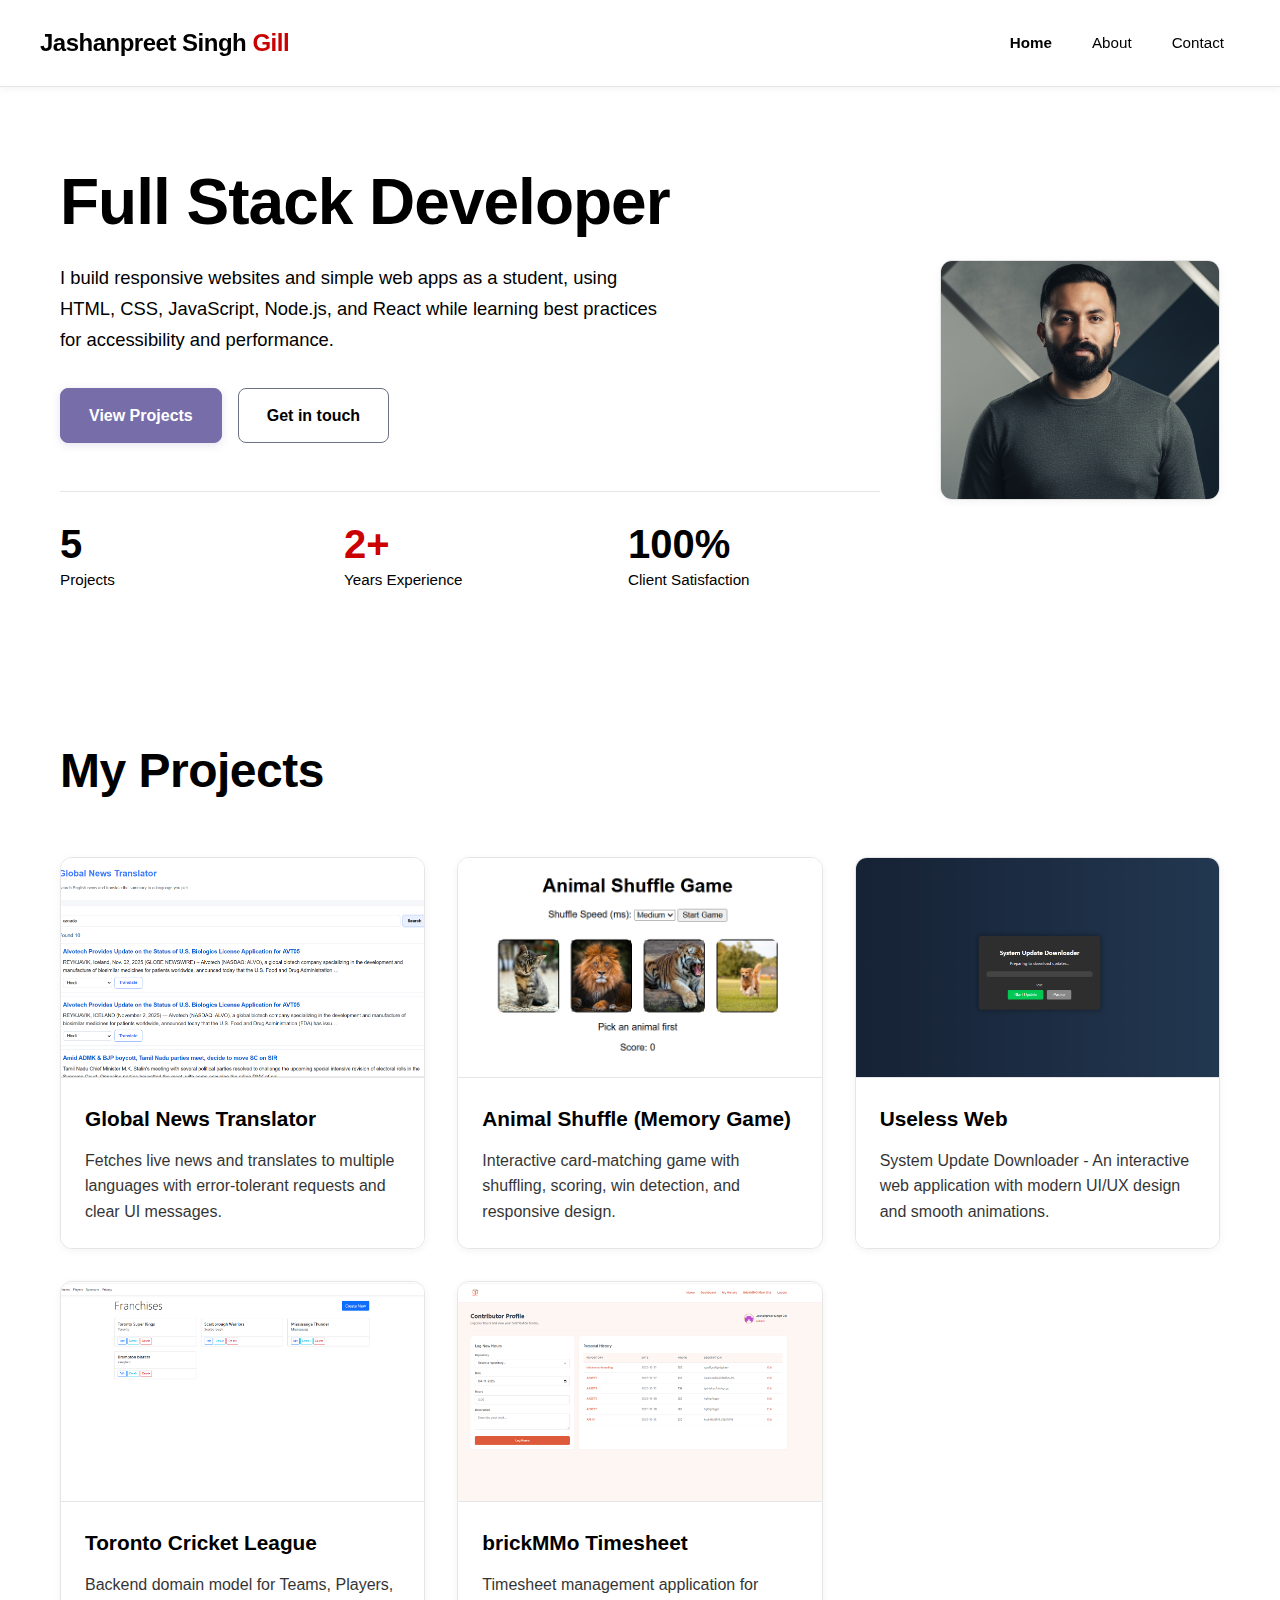
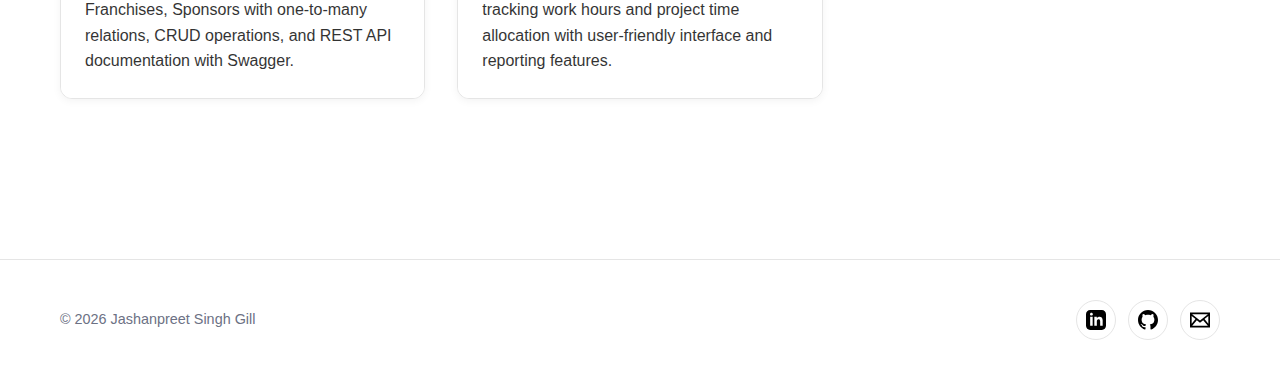
<file: index.html>
<!DOCTYPE html>
<html lang="en">
<head>
  <meta charset="UTF-8">
  <meta name="viewport" content="width=device-width, initial-scale=1.0">
  <title>Student Portfolio</title>
  <link rel="stylesheet" href="./css/basic-main.css">
</head>
<body>
  <header class="site-header">
    <div class="container header-inner">
      <a href="./" class="logo" aria-label="Home">Jashanpreet Singh <span>Gill</span></a>
      <nav class="site-nav" aria-label="Main navigation">
        <ul class="nav-list">
          <li><a href="./" class="active">Home</a></li>
          <li><a href="./about.html">About</a></li>
          <li><a href="./contact.html">Contact</a></li>
        </ul>
      </nav>
    </div>
  </header>

  <main class="site-main">
    <section class="hero">
      <div class="container hero-inner">
        <div class="hero-text">
          <h1>Full Stack Developer</h1>
          <p>I build responsive websites and simple web apps as a student, using HTML, CSS, JavaScript, Node.js, and React while learning best practices for accessibility and performance.</p>
          <div class="hero-actions">
            <a href="#projects" class="btn btn-primary">View Projects</a>
            <a href="./contact.html" class="btn btn-secondary">Get in touch</a>
          </div>
          <div class="hero-stats">
            <div class="stat-item">
              <div class="stat-number">5</div>
              <div class="stat-label">Projects</div>
            </div>
            <div class="stat-item">
              <div class="stat-number accent-red">2+</div>
              <div class="stat-label">Years Experience</div>
            </div>
            <div class="stat-item">
              <div class="stat-number">100%</div>
              <div class="stat-label">Client Satisfaction</div>
            </div>
          </div>
        </div>
        <div class="hero-media" aria-hidden="true">
          <img src="./Images/profile.png" alt="Jashanpreet Singh Gill" class="profile-image">
        </div>
      </div>
    </section>

    <section class="projects" id="projects">
      <div class="container">
        <h2>My Projects</h2>
        <div class="projects-grid">
          <a class="project-card" href="https://two-apis-assignment.onrender.com/" target="_blank" aria-label="Global News Translator">
            <div class="project-image">
              <img src="./Images/globalnewstranslator.png" alt="Global News Translator">
            </div>
            <div class="project-content">
              <h3>Global News Translator</h3>
              <p>Fetches live news and translates to multiple languages with error‑tolerant requests and clear UI messages.</p>
            </div>
          </a>
          <a class="project-card" href="https://jashanfzk.github.io/Memory-Game/" target="_blank" aria-label="Animal Shuffle (Memory Game)">
            <div class="project-image">
              <img src="./Images/game.png" alt="Animal Shuffle Memory Game">
            </div>
            <div class="project-content">
              <h3>Animal Shuffle (Memory Game)</h3>
              <p>Interactive card‑matching game with shuffling, scoring, win detection, and responsive design.</p>
            </div>
          </a>
          <a class="project-card" href="https://jashanfzk.github.io/uselessweb/" target="_blank" aria-label="Useless Web">
            <div class="project-image">
              <img src="./Images/useless.png" alt="Useless Web">
            </div>
            <div class="project-content">
              <h3>Useless Web</h3>
              <p>System Update Downloader - An interactive web application with modern UI/UX design and smooth animations.</p>
            </div>
          </a>
          <a class="project-card" href="#" aria-label="Toronto Cricket League">
            <div class="project-image">
              <img src="./Images/toronto cricket.png" alt="Toronto Cricket League">
            </div>
            <div class="project-content">
              <h3>Toronto Cricket League</h3>
              <p>Backend domain model for Teams, Players, Franchises, Sponsors with one-to-many relations, CRUD operations, and REST API documentation with Swagger.</p>
            </div>
          </a>
          <a class="project-card" href="#" aria-label="brickMMo Timesheet">
            <div class="project-image">
              <img src="./Images/brickmmotimesheets.png" alt="brickMMo Timesheet">
            </div>
            <div class="project-content">
              <h3>brickMMo Timesheet</h3>
              <p>Timesheet management application for tracking work hours and project time allocation with user-friendly interface and reporting features.</p>
            </div>
          </a>
        </div>
      </div>
    </section>
  </main>

  <footer class="site-footer">
    <div class="container footer-inner">
      <p>© <span class="year">2025</span> Jashanpreet Singh Gill</p>
      <div class="social">
        <a href="https://linkedin.com/in/jashan-gill-53bb2022b" target="_blank" aria-label="LinkedIn" class="icon">
          <svg width="20" height="20" viewBox="0 0 24 24" fill="currentColor">
            <path d="M19 0h-14c-2.761 0-5 2.239-5 5v14c0 2.761 2.239 5 5 5h14c2.762 0 5-2.239 5-5v-14c0-2.761-2.238-5-5-5zm-11 19h-3v-11h3v11zm-1.5-12.268c-.966 0-1.75-.79-1.75-1.764s.784-1.764 1.75-1.764 1.75.79 1.75 1.764-.783 1.764-1.75 1.764zm13.5 12.268h-3v-5.604c0-3.368-4-3.113-4 0v5.604h-3v-11h3v1.765c1.396-2.586 7-2.777 7 2.476v6.759z"/>
          </svg>
        </a>
        <a href="https://github.com/jashanfzk" target="_blank" aria-label="GitHub" class="icon">
          <svg width="20" height="20" viewBox="0 0 24 24" fill="currentColor">
            <path d="M12 0c-6.626 0-12 5.373-12 12 0 5.302 3.438 9.8 8.207 11.387.599.111.793-.261.793-.577v-2.234c-3.338.726-4.033-1.416-4.033-1.416-.546-1.387-1.333-1.756-1.333-1.756-1.089-.745.083-.729.083-.729 1.205.084 1.839 1.237 1.839 1.237 1.07 1.834 2.807 1.304 3.492.997.107-.775.418-1.305.762-1.604-2.665-.305-5.467-1.334-5.467-5.931 0-1.311.469-2.381 1.236-3.221-.124-.303-.535-1.524.117-3.176 0 0 1.008-.322 3.301 1.23.957-.266 1.983-.399 3.003-.404 1.02.005 2.047.138 3.006.404 2.291-1.552 3.297-1.23 3.297-1.23.653 1.653.242 2.874.118 3.176.77.84 1.235 1.911 1.235 3.221 0 4.609-2.807 5.624-5.479 5.921.43.372.823 1.102.823 2.222v3.293c0 .319.192.694.801.576 4.765-1.589 8.199-6.086 8.199-11.386 0-6.627-5.373-12-12-12z"/>
          </svg>
        </a>
        <a href="mailto:jashan3631@gmail.com" aria-label="Email" class="icon">
          <svg width="20" height="20" viewBox="0 0 24 24" fill="currentColor">
            <path d="M0 3v18h24v-18h-24zm6.623 7.929l-4.623 5.712v-9.458l4.623 3.746zm-4.141-5.929h19.035l-9.517 7.713-9.518-7.713zm5.694 7.188l3.824 3.099 3.83-3.104 5.612 6.817h-18.779l5.513-6.812zm9.208-1.264l4.616-3.741v9.348l-4.616-5.607z"/>
          </svg>
        </a>
      </div>
    </div>
  </footer>

  <script>
    document.querySelector('.year').textContent = new Date().getFullYear();
  </script>
</body>
</html>
</file>
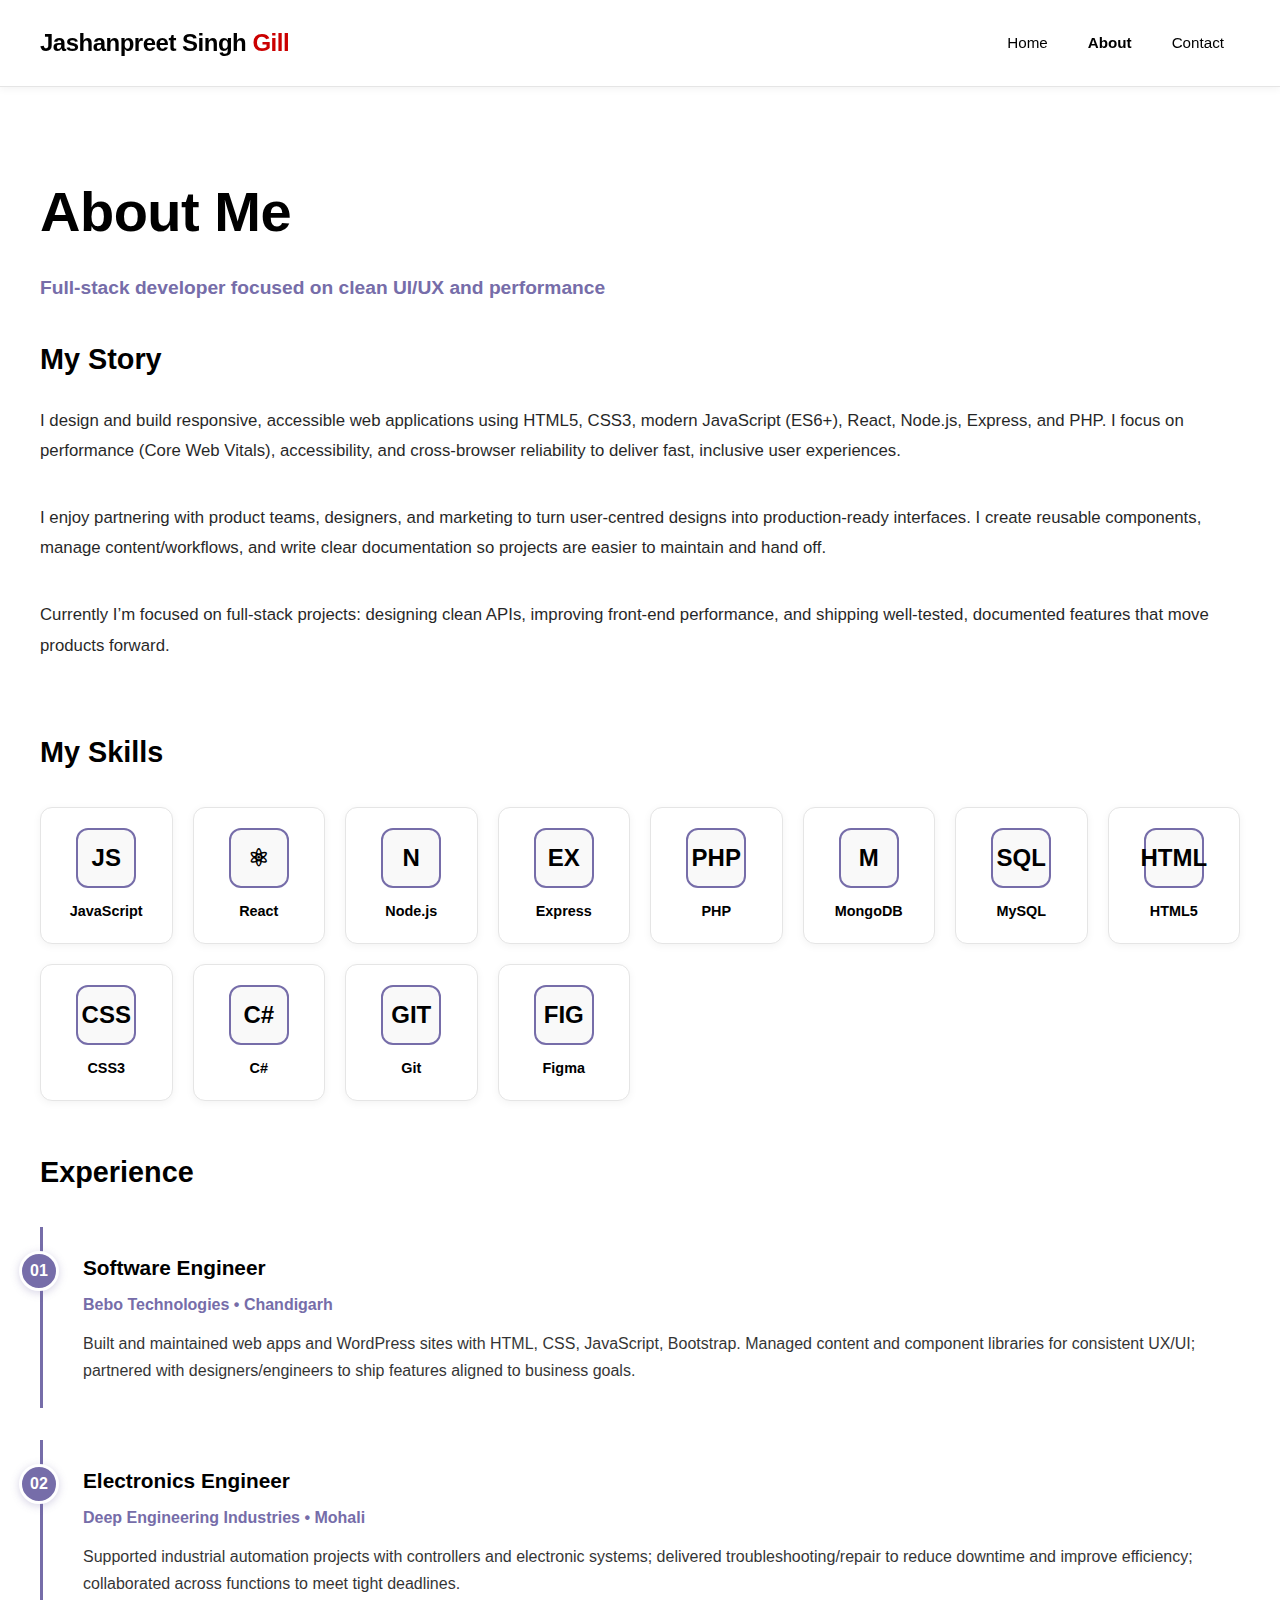
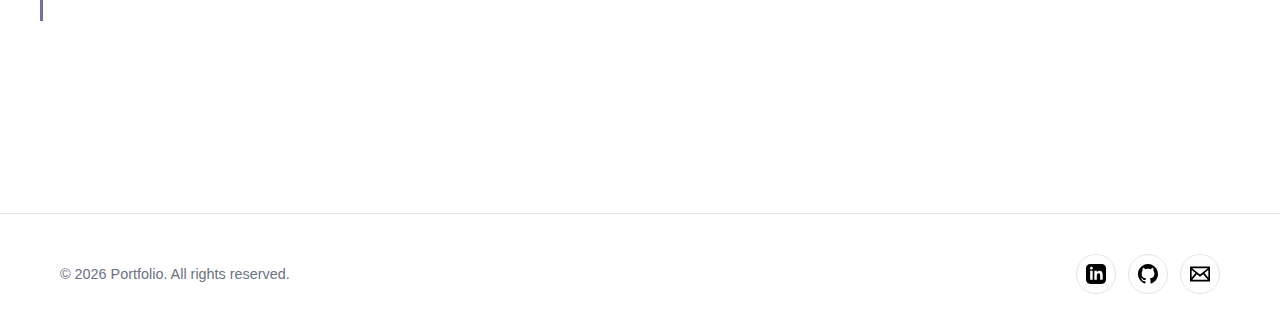
<file: about.html>
<!DOCTYPE html>
<html lang="en">
<head>
  <meta charset="UTF-8">
  <meta name="viewport" content="width=device-width, initial-scale=1.0">
  <title>About</title>
  <link rel="stylesheet" href="./css/basic-pages.css">
</head>
<body>
  <!-- Header -->
  <header class="site-header">
    <div class="container header-inner">
      <a href="./" class="logo" aria-label="Home">Jashanpreet Singh <span>Gill</span></a>
      <nav class="site-nav" aria-label="Main navigation">
        <ul class="nav-list">
          <li><a href="./">Home</a></li>
          <li><a href="./about.html" class="active">About</a></li>
          <li><a href="./contact.html">Contact</a></li>
        </ul>
      </nav>
    </div>
  </header>

  <main class="page-main">
    <section class="about-content container">
      <h1>About Me</h1>
      <h2 class="subheading">Full‑stack developer focused on clean UI/UX and performance</h2>

      <section class="my-story">
        <h2>My Story</h2>
        <p>I design and build responsive, accessible web applications using HTML5, CSS3, modern JavaScript (ES6+), React, Node.js, Express, and PHP. I focus on performance (Core Web Vitals), accessibility, and cross‑browser reliability to deliver fast, inclusive user experiences.</p>

        <p>I enjoy partnering with product teams, designers, and marketing to turn user‑centred designs into production‑ready interfaces. I create reusable components, manage content/workflows, and write clear documentation so projects are easier to maintain and hand off.</p>

        <p>Currently I’m focused on full‑stack projects: designing clean APIs, improving front‑end performance, and shipping well‑tested, documented features that move products forward.</p>
    </section>

      <section class="skills-logos">
        <h2>My Skills</h2>
        <div class="skills-grid">
          <div class="skill-item">
            <div class="skill-icon">JS</div>
            <span class="skill-name">JavaScript</span>
          </div>
          <div class="skill-item">
            <div class="skill-icon">⚛</div>
            <span class="skill-name">React</span>
          </div>
          <div class="skill-item">
            <div class="skill-icon">N</div>
            <span class="skill-name">Node.js</span>
          </div>
          <div class="skill-item">
            <div class="skill-icon">EX</div>
            <span class="skill-name">Express</span>
          </div>
          <div class="skill-item">
            <div class="skill-icon">PHP</div>
            <span class="skill-name">PHP</span>
          </div>
          <div class="skill-item">
            <div class="skill-icon">M</div>
            <span class="skill-name">MongoDB</span>
          </div>
          <div class="skill-item">
            <div class="skill-icon">SQL</div>
            <span class="skill-name">MySQL</span>
          </div>
          <div class="skill-item">
            <div class="skill-icon">HTML</div>
            <span class="skill-name">HTML5</span>
          </div>
          <div class="skill-item">
            <div class="skill-icon">CSS</div>
            <span class="skill-name">CSS3</span>
          </div>
          <div class="skill-item">
            <div class="skill-icon">C#</div>
            <span class="skill-name">C#</span>
          </div>
          <div class="skill-item">
            <div class="skill-icon">GIT</div>
            <span class="skill-name">Git</span>
          </div>
          <div class="skill-item">
            <div class="skill-icon">FIG</div>
            <span class="skill-name">Figma</span>
          </div>
        </div>
      </section>


      <section class="experience">
        <h2>Experience</h2>
        <div class="experience-item">
          <div class="exp-number">01</div>
          <div class="exp-details">
            <h3>Software Engineer</h3>
            <h4>Bebo Technologies • Chandigarh</h4>
            <p>Built and maintained web apps and WordPress sites with HTML, CSS, JavaScript, Bootstrap. Managed content and component libraries for consistent UX/UI; partnered with designers/engineers to ship features aligned to business goals.</p>
          </div>
        </div>
        <div class="experience-item">
          <div class="exp-number">02</div>
          <div class="exp-details">
            <h3>Electronics Engineer</h3>
            <h4>Deep Engineering Industries • Mohali</h4>
            <p>Supported industrial automation projects with controllers and electronic systems; delivered troubleshooting/repair to reduce downtime and improve efficiency; collaborated across functions to meet tight deadlines.</p>
          </div>
        </div>
      </section>
    </section>
  </main>

  <footer class="site-footer">
    <div class="container footer-inner">
      <p>© <span class="year">2025</span> Portfolio. All rights reserved.</p>
      <div class="social">
        <a href="https://linkedin.com/in/jashan-gill-53bb2022b" target="_blank" aria-label="LinkedIn" class="icon">
             <svg width="20" height="20" viewBox="0 0 24 24" fill="currentColor">
            <path d="M19 0h-14c-2.761 0-5 2.239-5 5v14c0 2.761 2.239 5 5 5h14c2.762 0 5-2.239 5-5v-14c0-2.761-2.238-5-5-5zm-11 19h-3v-11h3v11zm-1.5-12.268c-.966 0-1.75-.79-1.75-1.764s.784-1.764 1.75-1.764 1.75.79 1.75 1.764-.783 1.764-1.75 1.764zm13.5 12.268h-3v-5.604c0-3.368-4-3.113-4 0v5.604h-3v-11h3v1.765c1.396-2.586 7-2.777 7 2.476v6.759z"/>
             </svg>
           </a>
        <a href="https://github.com/jashanfzk" target="_blank" aria-label="GitHub" class="icon">
            <svg width="20" height="20" viewBox="0 0 24 24" fill="currentColor">
              <path d="M12 0c-6.626 0-12 5.373-12 12 0 5.302 3.438 9.8 8.207 11.387.599.111.793-.261.793-.577v-2.234c-3.338.726-4.033-1.416-4.033-1.416-.546-1.387-1.333-1.756-1.333-1.756-1.089-.745.083-.729.083-.729 1.205.084 1.839 1.237 1.839 1.237 1.07 1.834 2.807 1.304 3.492.997.107-.775.418-1.305.762-1.604-2.665-.305-5.467-1.334-5.467-5.931 0-1.311.469-2.381 1.236-3.221-.124-.303-.535-1.524.117-3.176 0 0 1.008-.322 3.301 1.23.957-.266 1.983-.399 3.003-.404 1.02.005 2.047.138 3.006.404 2.291-1.552 3.297-1.23 3.297-1.23.653 1.653.242 2.874.118 3.176.77.84 1.235 1.911 1.235 3.221 0 4.609-2.807 5.624-5.479 5.921.43.372.823 1.102.823 2.222v3.293c0 .319.192.694.801.576 4.765-1.589 8.199-6.086 8.199-11.386 0-6.627-5.373-12-12-12z"/>
            </svg>
          </a>
        <a href="mailto:jashan3631@gmail.com" aria-label="Email" class="icon">
            <svg width="20" height="20" viewBox="0 0 24 24" fill="currentColor">
            <path d="M0 3v18h24v-18h-24zm6.623 7.929l-4.623 5.712v-9.458l4.623 3.746zm-4.141-5.929h19.035l-9.517 7.713-9.518-7.713zm5.694 7.188l3.824 3.099 3.83-3.104 5.612 6.817h-18.779l5.513-6.812zm9.208-1.264l4.616-3.741v9.348l-4.616-5.607z"/>
            </svg>
          </a>
      </div>
    </div>
  </footer>

  <script>document.querySelector('.year').textContent = new Date().getFullYear();</script>
</body>
</html>
</file>
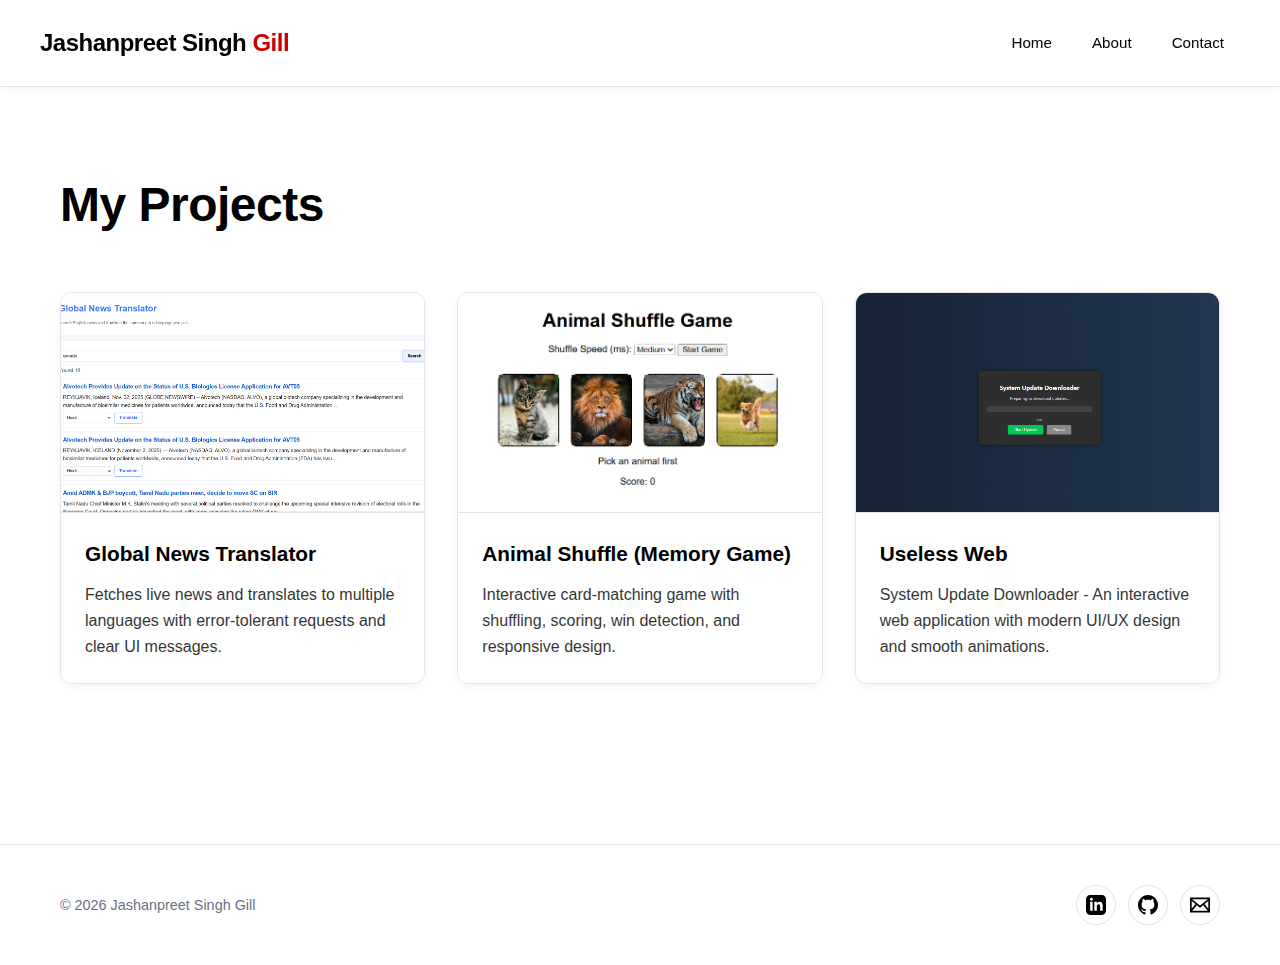
<file: case-studies.html>
<!DOCTYPE html>
<html lang="en">
<head>
  <meta charset="UTF-8">
  <meta name="viewport" content="width=device-width, initial-scale=1.0">
  <title>Projects</title>
  <link rel="stylesheet" href="./css/basic-main.css">
</head>
<body>
  <header class="site-header">
    <div class="container header-inner">
      <a href="./" class="logo" aria-label="Home">Jashanpreet Singh <span>Gill</span></a>
      <nav aria-label="Main navigation">
        <ul class="nav-list">
          <li><a href="./">Home</a></li>
          <li><a href="./about.html">About</a></li>
          <li><a href="./contact.html">Contact</a></li>
        </ul>
      </nav>
    </div>
  </header>

  <main class="site-main">
    <section class="projects" id="projects">
      <div class="container">
        <h2>My Projects</h2>
        <div class="projects-grid">
          <a class="project-card" href="https://two-apis-assignment.onrender.com/" target="_blank">
            <div class="project-image">
              <img src="./Images/globalnewstranslator.png" alt="Global News Translator">
            </div>
            <div class="project-content">
              <h3>Global News Translator</h3>
              <p>Fetches live news and translates to multiple languages with error‑tolerant requests and clear UI messages.</p>
            </div>
          </a>
          <a class="project-card" href="https://jashanfzk.github.io/Memory-Game/" target="_blank">
            <div class="project-image">
              <img src="./Images/game.png" alt="Animal Shuffle Memory Game">
            </div>
            <div class="project-content">
              <h3>Animal Shuffle (Memory Game)</h3>
              <p>Interactive card‑matching game with shuffling, scoring, win detection, and responsive design.</p>
            </div>
          </a>
          <a class="project-card" href="https://jashanfzk.github.io/uselessweb/" target="_blank">
            <div class="project-image">
              <img src="./Images/useless.png" alt="Useless Web">
            </div>
            <div class="project-content">
              <h3>Useless Web</h3>
              <p>System Update Downloader - An interactive web application with modern UI/UX design and smooth animations.</p>
            </div>
          </a>
        </div>
      </div>
    </section>
  </main>

  <footer class="site-footer">
    <div class="container footer-inner">
      <p>© <span class="year">2025</span> Jashanpreet Singh Gill</p>
      <div class="social">
        <a href="https://linkedin.com/in/jashan-gill-53bb2022b" target="_blank" aria-label="LinkedIn" class="icon">
          <svg width="20" height="20" viewBox="0 0 24 24" fill="currentColor">
            <path d="M19 0h-14c-2.761 0-5 2.239-5 5v14c0 2.761 2.239 5 5 5h14c2.762 0 5-2.239 5-5v-14c0-2.761-2.238-5-5-5zm-11 19h-3v-11h3v11zm-1.5-12.268c-.966 0-1.75-.79-1.75-1.764s.784-1.764 1.75-1.764 1.75.79 1.75 1.764-.783 1.764-1.75 1.764zm13.5 12.268h-3v-5.604c0-3.368-4-3.113-4 0v5.604h-3v-11h3v1.765c1.396-2.586 7-2.777 7 2.476v6.759z"/>
          </svg>
        </a>
        <a href="https://github.com/jashanfzk" target="_blank" aria-label="GitHub" class="icon">
          <svg width="20" height="20" viewBox="0 0 24 24" fill="currentColor">
            <path d="M12 0c-6.626 0-12 5.373-12 12 0 5.302 3.438 9.8 8.207 11.387.599.111.793-.261.793-.577v-2.234c-3.338.726-4.033-1.416-4.033-1.416-.546-1.387-1.333-1.756-1.333-1.756-1.089-.745.083-.729.083-.729 1.205.084 1.839 1.237 1.839 1.237 1.07 1.834 2.807 1.304 3.492.997.107-.775.418-1.305.762-1.604-2.665-.305-5.467-1.334-5.467-5.931 0-1.311.469-2.381 1.236-3.221-.124-.303-.535-1.524.117-3.176 0 0 1.008-.322 3.301 1.23.957-.266 1.983-.399 3.003-.404 1.02.005 2.047.138 3.006.404 2.291-1.552 3.297-1.23 3.297-1.23.653 1.653.242 2.874.118 3.176.77.84 1.235 1.911 1.235 3.221 0 4.609-2.807 5.624-5.479 5.921.43.372.823 1.102.823 2.222v3.293c0 .319.192.694.801.576 4.765-1.589 8.199-6.086 8.199-11.386 0-6.627-5.373-12-12-12z"/>
          </svg>
        </a>
        <a href="mailto:jashan3631@gmail.com" aria-label="Email" class="icon">
          <svg width="20" height="20" viewBox="0 0 24 24" fill="currentColor">
            <path d="M0 3v18h24v-18h-24zm6.623 7.929l-4.623 5.712v-9.458l4.623 3.746zm-4.141-5.929h19.035l-9.517 7.713-9.518-7.713zm5.694 7.188l3.824 3.099 3.83-3.104 5.612 6.817h-18.779l5.513-6.812zm9.208-1.264l4.616-3.741v9.348l-4.616-5.607z"/>
          </svg>
        </a>
      </div>
    </div>
  </footer>

  <script>document.querySelector('.year').textContent = new Date().getFullYear();</script>
</body>
<!-- End -->
</html>
</file>
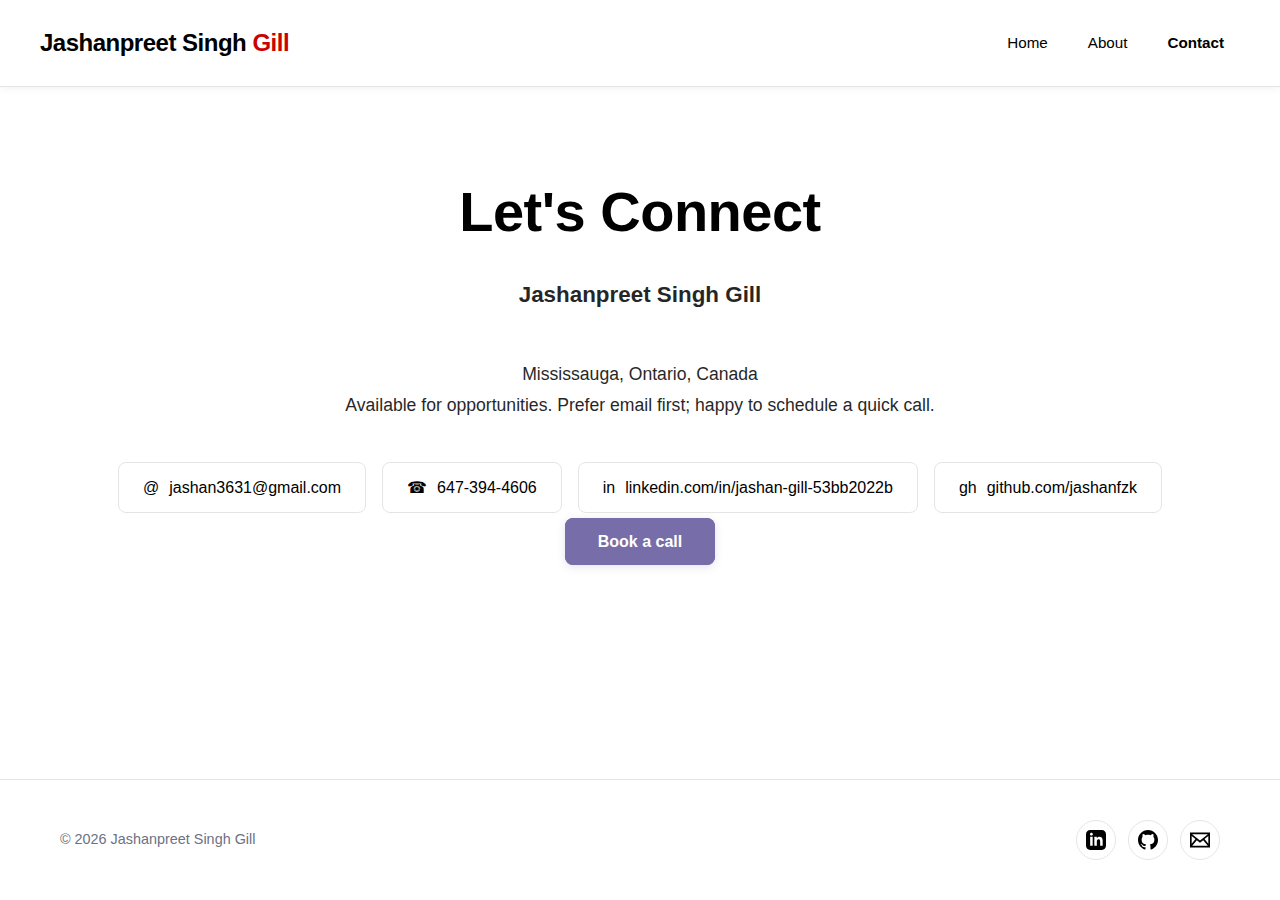
<file: contact.html>
<!DOCTYPE html>
<html lang="en">
<head>
  <meta charset="UTF-8">
  <meta name="viewport" content="width=device-width, initial-scale=1.0">
  <title>Contact — Student Portfolio</title>
  <link rel="stylesheet" href="./css/basic-pages.css">
</head>
<body>
  <header class="site-header">
    <div class="container header-inner">
      <a href="./" class="logo" aria-label="Home">Jashanpreet Singh <span>Gill</span></a>
      <nav class="site-nav" aria-label="Main navigation">
        <ul class="nav-list">
          <li><a href="./">Home</a></li>
          <li><a href="./about.html">About</a></li>
          <li><a href="./contact.html" class="active">Contact</a></li>
        </ul>
      </nav>
    </div>
  </header>

  <main class="page-main">
    <section class="contact-content container">
      <h1>Let's Connect</h1>
      <p class="contact-lead"><strong>Jashanpreet Singh Gill</strong><br>Mississauga, Ontario, Canada<br>Available for opportunities. Prefer email first; happy to schedule a quick call.</p>

      <ul class="contact-list">
        <li><a href="mailto:jashan3631@gmail.com" class="icon-link" aria-label="Email">@ <span>jashan3631@gmail.com</span></a></li>
        <li><a href="tel:6473944606" class="icon-link" aria-label="Phone">☎ <span>647-394-4606</span></a></li>
        <li><a href="https://linkedin.com/in/jashan-gill-53bb2022b" target="_blank" class="icon-link" aria-label="LinkedIn">in <span>linkedin.com/in/jashan-gill-53bb2022b</span></a></li>
        <li><a href="https://github.com/jashanfzk" target="_blank" class="icon-link" aria-label="GitHub">gh <span>github.com/jashanfzk</span></a></li>
        <li><a href="mailto:jashan3631@gmail.com" class="btn book-call" aria-label="Book a call">Book a call</a></li>
      </ul>

      
    </section>
  </main>

  <footer class="site-footer">
    <div class="container footer-inner">
      <p>© <span class="year">2025</span> Jashanpreet Singh Gill</p>
      <div class="social">
        <a href="https://linkedin.com/in/jashan-gill-53bb2022b" target="_blank" aria-label="LinkedIn" class="icon">
          <svg width="20" height="20" viewBox="0 0 24 24" fill="currentColor">
            <path d="M19 0h-14c-2.761 0-5 2.239-5 5v14c0 2.761 2.239 5 5 5h14c2.762 0 5-2.239 5-5v-14c0-2.761-2.238-5-5-5zm-11 19h-3v-11h3v11zm-1.5-12.268c-.966 0-1.75-.79-1.75-1.764s.784-1.764 1.75-1.764 1.75.79 1.75 1.764-.783 1.764-1.75 1.764zm13.5 12.268h-3v-5.604c0-3.368-4-3.113-4 0v5.604h-3v-11h3v1.765c1.396-2.586 7-2.777 7 2.476v6.759z"/>
          </svg>
        </a>
        <a href="https://github.com/jashanfzk" target="_blank" aria-label="GitHub" class="icon">
          <svg width="20" height="20" viewBox="0 0 24 24" fill="currentColor">
            <path d="M12 0c-6.626 0-12 5.373-12 12 0 5.302 3.438 9.8 8.207 11.387.599.111.793-.261.793-.577v-2.234c-3.338.726-4.033-1.416-4.033-1.416-.546-1.387-1.333-1.756-1.333-1.756-1.089-.745.083-.729.083-.729 1.205.084 1.839 1.237 1.839 1.237 1.07 1.834 2.807 1.304 3.492.997.107-.775.418-1.305.762-1.604-2.665-.305-5.467-1.334-5.467-5.931 0-1.311.469-2.381 1.236-3.221-.124-.303-.535-1.524.117-3.176 0 0 1.008-.322 3.301 1.23.957-.266 1.983-.399 3.003-.404 1.02.005 2.047.138 3.006.404 2.291-1.552 3.297-1.23 3.297-1.23.653 1.653.242 2.874.118 3.176.77.84 1.235 1.911 1.235 3.221 0 4.609-2.807 5.624-5.479 5.921.43.372.823 1.102.823 2.222v3.293c0 .319.192.694.801.576 4.765-1.589 8.199-6.086 8.199-11.386 0-6.627-5.373-12-12-12z"/>
          </svg>
        </a>
        <a href="mailto:jashan3631@gmail.com" aria-label="Email" class="icon">
          <svg width="20" height="20" viewBox="0 0 24 24" fill="currentColor">
            <path d="M0 3v18h24v-18h-24zm6.623 7.929l-4.623 5.712v-9.458l4.623 3.746zm-4.141-5.929h19.035l-9.517 7.713-9.518-7.713zm5.694 7.188l3.824 3.099 3.83-3.104 5.612 6.817h-18.779l5.513-6.812zm9.208-1.264l4.616-3.741v9.348l-4.616-5.607z"/>
          </svg>
        </a>
      </div>
    </div>
  </footer>

  <script>document.querySelector('.year').textContent = new Date().getFullYear();</script>
</body>
</html>
</file>
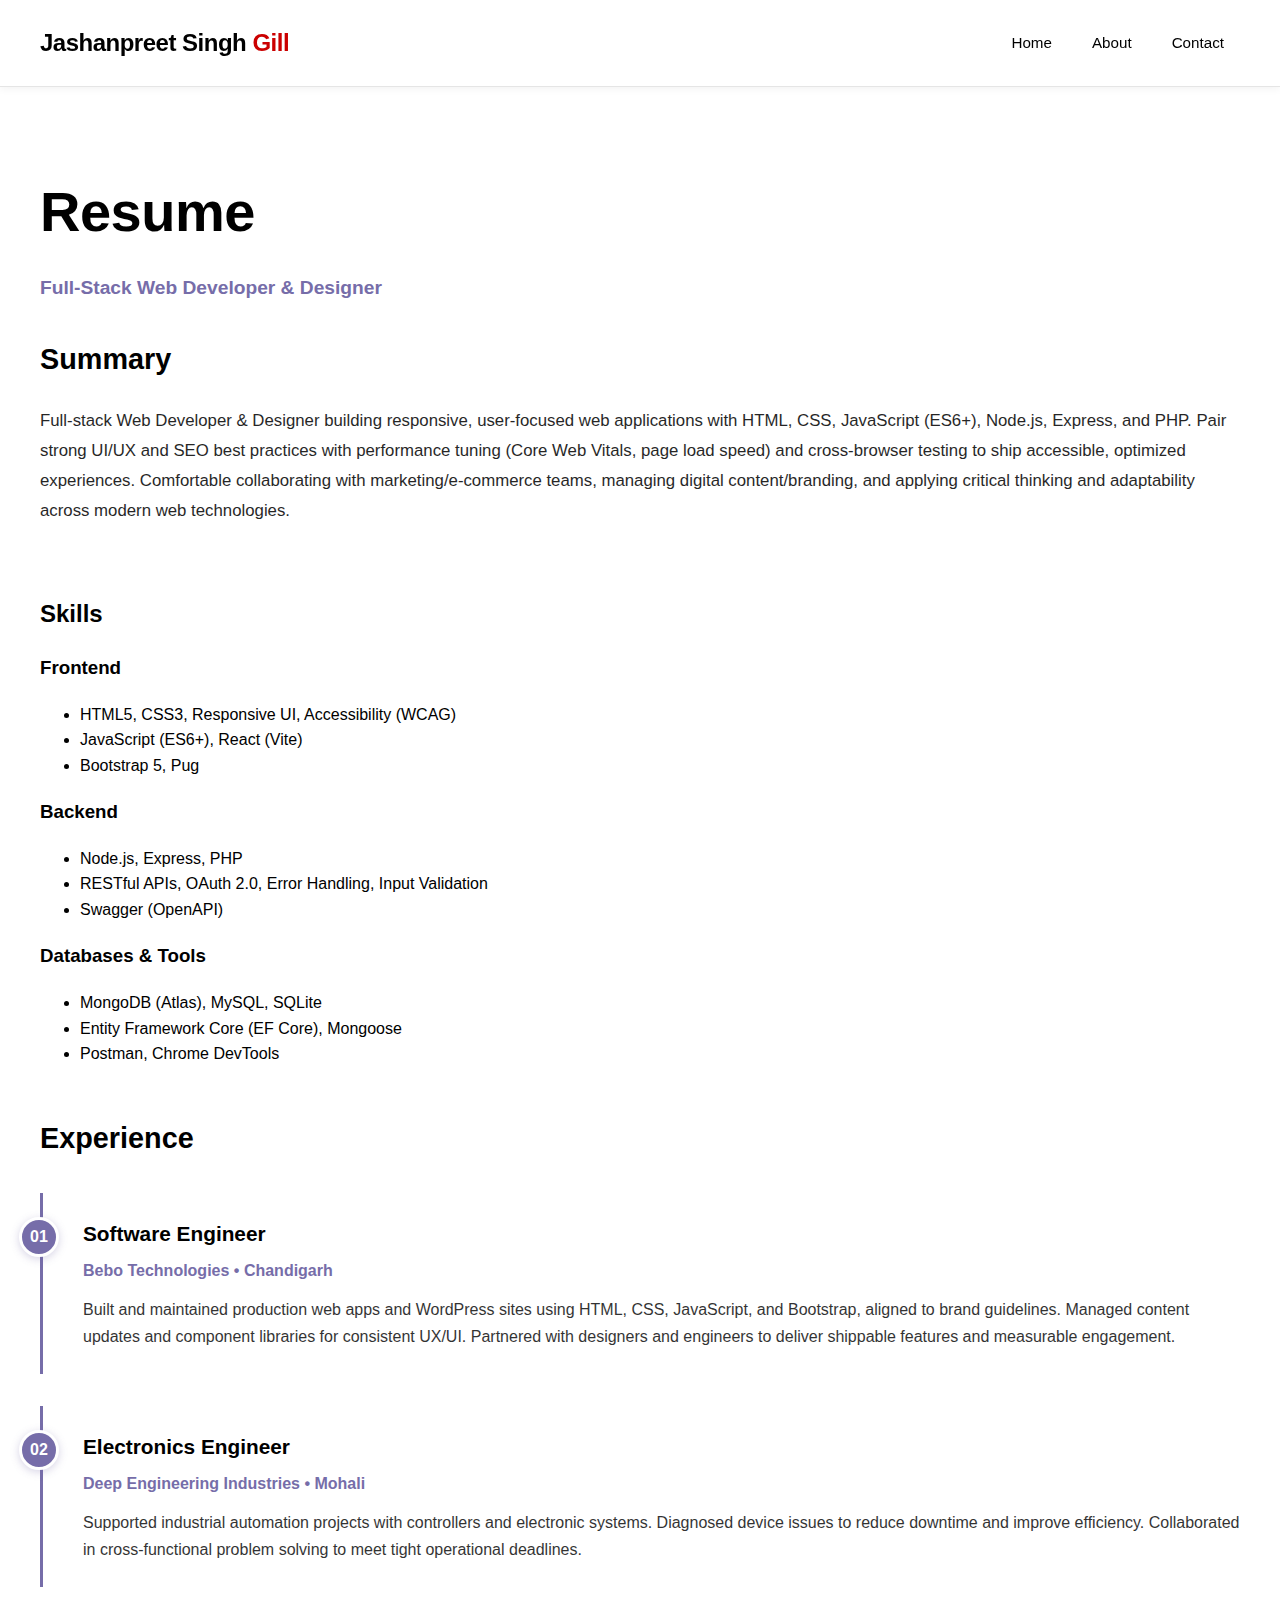
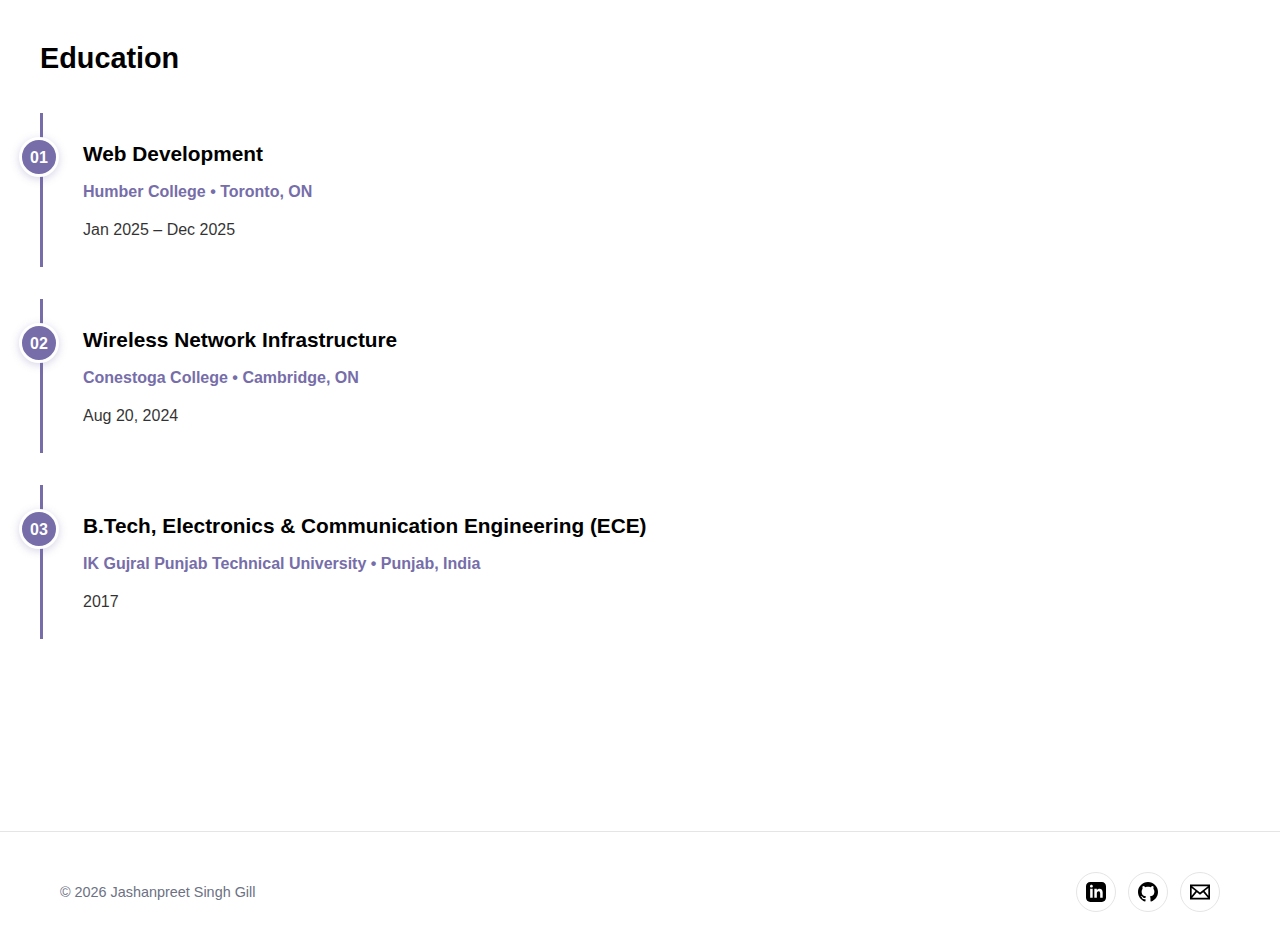
<file: resume.html>
<!DOCTYPE html>
<html lang="en">
<head>
  <meta charset="UTF-8">
  <meta name="viewport" content="width=device-width, initial-scale=1.0">
  <title>Resume</title>
  <link rel="stylesheet" href="./css/basic-pages.css">
</head>
<body>
  <header class="site-header">
    <div class="container header-inner">
      <a href="./" class="logo" aria-label="Home">Jashanpreet Singh <span>Gill</span></a>
      <nav aria-label="Main navigation">
        <ul class="nav-list">
          <li><a href="./">Home</a></li>
          <li><a href="./about.html">About</a></li>
          <li><a href="./contact.html">Contact</a></li>
        </ul>
      </nav>
    </div>
  </header>

  <main class="page-main">
    <section class="about-content container">
      <h1>Resume</h1>
      <h2 class="subheading">Full‑Stack Web Developer & Designer</h2>

      <section class="my-story">
        <h2>Summary</h2>
        <p>Full‑stack Web Developer & Designer building responsive, user‑focused web applications with HTML, CSS, JavaScript (ES6+), Node.js, Express, and PHP. Pair strong UI/UX and SEO best practices with performance tuning (Core Web Vitals, page load speed) and cross‑browser testing to ship accessible, optimized experiences. Comfortable collaborating with marketing/e‑commerce teams, managing digital content/branding, and applying critical thinking and adaptability across modern web technologies.</p>
      </section>

      <section class="my-stack">
        <h2>Skills</h2>
        <div class="stack-grid">
          <div class="stack-group">
            <h3>Frontend</h3>
            <ul>
              <li>HTML5, CSS3, Responsive UI, Accessibility (WCAG)</li>
              <li>JavaScript (ES6+), React (Vite)</li>
              <li>Bootstrap 5, Pug</li>
            </ul>
          </div>
          <div class="stack-group">
            <h3>Backend</h3>
            <ul>
              <li>Node.js, Express, PHP</li>
              <li>RESTful APIs, OAuth 2.0, Error Handling, Input Validation</li>
              <li>Swagger (OpenAPI)</li>
            </ul>
          </div>
          <div class="stack-group">
            <h3>Databases & Tools</h3>
            <ul>
              <li>MongoDB (Atlas), MySQL, SQLite</li>
              <li>Entity Framework Core (EF Core), Mongoose</li>
              <li>Postman, Chrome DevTools</li>
            </ul>
        </div>
      </div>
    </section>

      <section class="experience">
        <h2>Experience</h2>
        <div class="experience-item">
          <div class="exp-number">01</div>
          <div class="exp-details">
            <h3>Software Engineer</h3>
            <h4>Bebo Technologies • Chandigarh</h4>
            <p>Built and maintained production web apps and WordPress sites using HTML, CSS, JavaScript, and Bootstrap, aligned to brand guidelines. Managed content updates and component libraries for consistent UX/UI. Partnered with designers and engineers to deliver shippable features and measurable engagement.</p>
          </div>
        </div>
        <div class="experience-item">
          <div class="exp-number">02</div>
          <div class="exp-details">
            <h3>Electronics Engineer</h3>
            <h4>Deep Engineering Industries • Mohali</h4>
            <p>Supported industrial automation projects with controllers and electronic systems. Diagnosed device issues to reduce downtime and improve efficiency. Collaborated in cross‑functional problem solving to meet tight operational deadlines.</p>
        </div>
      </div>
    </section>

      <section class="experience">
        <h2>Education</h2>
           <div class="experience-item">
          <div class="exp-number">01</div>
          <div class="exp-details">
            <h3>Web Development</h3>
            <h4>Humber College • Toronto, ON</h4>
            <p>Jan 2025 – Dec 2025</p>
           </div>
        </div>
        <div class="experience-item">
          <div class="exp-number">02</div>
          <div class="exp-details">
            <h3>Wireless Network Infrastructure</h3>
            <h4>Conestoga College • Cambridge, ON</h4>
            <p>Aug 20, 2024</p>
          </div>
        </div>
        <div class="experience-item">
          <div class="exp-number">03</div>
          <div class="exp-details">
            <h3>B.Tech, Electronics & Communication Engineering (ECE)</h3>
            <h4>IK Gujral Punjab Technical University • Punjab, India</h4>
            <p>2017</p>
          </div>
        </div>
      </section>
    </section>
  </main>

  <footer class="site-footer">
    <div class="container footer-inner">
      <p>© <span class="year">2025</span> Jashanpreet Singh Gill</p>
      <div class="social">
        <a href="https://linkedin.com/in/jashan-gill-53bb2022b" target="_blank" aria-label="LinkedIn" class="icon">
          <svg width="20" height="20" viewBox="0 0 24 24" fill="currentColor">
            <path d="M19 0h-14c-2.761 0-5 2.239-5 5v14c0 2.761 2.239 5 5 5h14c2.762 0 5-2.239 5-5v-14c0-2.761-2.238-5-5-5zm-11 19h-3v-11h3v11zm-1.5-12.268c-.966 0-1.75-.79-1.75-1.764s.784-1.764 1.75-1.764 1.75.79 1.75 1.764-.783 1.764-1.75 1.764zm13.5 12.268h-3v-5.604c0-3.368-4-3.113-4 0v5.604h-3v-11h3v1.765c1.396-2.586 7-2.777 7 2.476v6.759z"/>
          </svg>
        </a>
        <a href="https://github.com/jashanfzk" target="_blank" aria-label="GitHub" class="icon">
          <svg width="20" height="20" viewBox="0 0 24 24" fill="currentColor">
            <path d="M12 0c-6.626 0-12 5.373-12 12 0 5.302 3.438 9.8 8.207 11.387.599.111.793-.261.793-.577v-2.234c-3.338.726-4.033-1.416-4.033-1.416-.546-1.387-1.333-1.756-1.333-1.756-1.089-.745.083-.729.083-.729 1.205.084 1.839 1.237 1.839 1.237 1.07 1.834 2.807 1.304 3.492.997.107-.775.418-1.305.762-1.604-2.665-.305-5.467-1.334-5.467-5.931 0-1.311.469-2.381 1.236-3.221-.124-.303-.535-1.524.117-3.176 0 0 1.008-.322 3.301 1.23.957-.266 1.983-.399 3.003-.404 1.02.005 2.047.138 3.006.404 2.291-1.552 3.297-1.23 3.297-1.23.653 1.653.242 2.874.118 3.176.77.84 1.235 1.911 1.235 3.221 0 4.609-2.807 5.624-5.479 5.921.43.372.823 1.102.823 2.222v3.293c0 .319.192.694.801.576 4.765-1.589 8.199-6.086 8.199-11.386 0-6.627-5.373-12-12-12z"/>
          </svg>
        </a>
        <a href="mailto:jashan3631@gmail.com" aria-label="Email" class="icon">
          <svg width="20" height="20" viewBox="0 0 24 24" fill="currentColor">
            <path d="M0 3v18h24v-18h-24zm6.623 7.929l-4.623 5.712v-9.458l4.623 3.746zm-4.141-5.929h19.035l-9.517 7.713-9.518-7.713zm5.694 7.188l3.824 3.099 3.83-3.104 5.612 6.817h-18.779l5.513-6.812zm9.208-1.264l4.616-3.741v9.348l-4.616-5.607z"/>
          </svg>
        </a>
      </div>
    </div>
  </footer>

  <script>document.querySelector('.year').textContent = new Date().getFullYear();</script>
</body>
</html>
</file>
<file: css/basic-main.css>
/* General body styling */
* { box-sizing: border-box; }
body {
  font-family: 'Inter', -apple-system, BlinkMacSystemFont, 'Segoe UI', 'Roboto', sans-serif;
  background: #FFFFFF;
  color: #000000;
  line-height: 1.6;
  margin: 0;
  padding: 0;
  min-height: 100vh;
  display: flex;
  flex-direction: column;
}
.container { width: 100%; max-width: 1200px; margin: 0 auto; padding: 0 20px; }

/* Header */
.site-header { 
  border-bottom: 1px solid #E5E5E5;
  background: #FFFFFF;
  position: sticky;
  top: 0;
  z-index: 100;
  box-shadow: 0 2px 8px rgba(0,0,0,0.05);
}
.header-inner { display: flex; align-items: center; justify-content: space-between; padding: 24px 0; }
.logo { 
  font-weight: 800; 
  font-size: 1.5rem; 
  color: #000000;
  text-decoration: none; 
  letter-spacing: -0.5px;
  transition: transform 0.2s ease;
}
.logo:hover { transform: scale(1.02); }
.logo span { 
  color: #CB0000;
  font-weight: 800; 
}
.nav-list { list-style: none; display: flex; gap: 8px; margin: 0; padding: 0; }
.nav-list a { 
  color: #000000; 
  text-decoration: none; 
  font-weight: 500; 
  padding: 10px 16px; 
  border-radius: 8px;
  transition: all 0.2s ease;
  font-size: 0.95rem;
}
.nav-list a:hover { 
  background: #F5F5F5;
}
.nav-list a.active { 
  color: #000000;
  font-weight: 600;
}

/* Main Area */
.site-main { flex: 1; }
.hero { padding: 80px 0 60px; }
.hero-inner { display: flex; align-items: center; gap: 60px; flex-wrap: wrap; }
.hero-text { flex: 1 1 500px; min-width: 300px; }
.hero-text h1 { 
  margin: 0 0 24px 0; 
  font-size: clamp(2.5rem, 6vw, 4rem); 
  font-weight: 800; 
  color: #000000;
  line-height: 1.1;
  letter-spacing: -1px;
}
.hero-text p { 
  margin: 0 0 32px 0; 
  color: #000000; 
  font-size: 1.15rem;
  line-height: 1.7;
  font-weight: 400;
  max-width: 600px;
}
.hero-actions { display: flex; gap: 16px; margin-top: 8px; flex-wrap: wrap; }
.btn { 
  display: inline-flex; 
  align-items: center; 
  justify-content: center; 
  gap: 8px; 
  padding: 14px 28px; 
  border-radius: 8px; 
  font-weight: 600; 
  font-size: 1rem;
  text-decoration: none; 
  border: 1px solid;
  transition: all 0.2s ease;
  cursor: pointer;
}
.btn-primary { 
  background: #766DA9; 
  color: #FFFFFF; 
  border-color: #766DA9;
  box-shadow: 0 2px 8px rgba(118, 109, 169, 0.2);
}
.btn-primary:hover { 
  background: #5d5288;
  border-color: #5d5288;
  transform: translateY(-2px);
  box-shadow: 0 4px 12px rgba(118, 109, 169, 0.3);
}
.btn-secondary { 
  background: #FFFFFF; 
  color: #000000; 
  border-color: #6C7184;
}
.btn-secondary:hover {
  background: #F9F9F9;
  border-color: #000000;
}
.hero-media { flex: 0 0 280px; display: flex; align-items: center; justify-content: center; }
.profile-image {
  width: 280px;
  height: 240px;
  border-radius: 12px;
  object-fit: cover;
  border: 1px solid #E5E5E5;
  box-shadow: 0 2px 8px rgba(0,0,0,0.05);
  transition: all 0.2s ease;
}
.profile-image:hover {
  transform: translateY(-4px);
  box-shadow: 0 8px 24px rgba(0,0,0,0.12);
  border-color: #D0D0D0;
}

/* Stats Section */
.hero-stats {
  display: grid;
  grid-template-columns: repeat(3, 1fr);
  gap: 32px;
  margin-top: 48px;
  padding-top: 32px;
  border-top: 1px solid #E5E5E5;
}
.stat-item {
  display: flex;
  flex-direction: column;
}
.stat-number {
  font-size: 2.5rem;
  font-weight: 800;
  color: #000000;
  margin-bottom: 4px;
  line-height: 1;
}
.stat-number.accent-red {
  color: #CB0000;
}
.stat-label {
  font-size: 0.95rem;
  color: #000000;
  font-weight: 400;
}

/* Projects */
.projects { padding: 80px 0; }
.projects h2 { 
  font-size: clamp(2rem, 5vw, 3rem); 
  margin: 0 0 48px 0; 
  color: #000000;
  font-weight: 800;
  letter-spacing: -0.5px;
}
.projects-grid { 
  display: grid; 
  grid-template-columns: repeat(auto-fit,minmax(320px,1fr)); 
  gap: 32px; 
}
.project-card { 
  display: block; 
  text-decoration: none; 
  color: inherit; 
  border-radius: 12px; 
  overflow: hidden; 
  background: #FFFFFF;
  border: 1px solid #E5E5E5;
  transition: all 0.3s ease;
  box-shadow: 0 2px 8px rgba(0,0,0,0.05);
}
.project-card:hover {
  transform: translateY(-4px);
  box-shadow: 0 8px 24px rgba(0,0,0,0.12);
  border-color: #D0D0D0;
}
.project-image { 
  height: 220px; 
  display: flex; 
  align-items: center; 
  justify-content: center; 
  color: #6C7184; 
  background: #F9F9F9;
  border-bottom: 1px solid #E5E5E5;
  transition: all 0.3s ease;
  overflow: hidden;
}
.project-image img {
  width: 100%;
  height: 100%;
  object-fit: cover;
  display: block;
}
.project-content { 
  padding: 24px; 
  background: #FFFFFF;
}
.project-content h3 { 
  margin: 0 0 12px 0; 
  font-size: 1.3rem; 
  color: #000000; 
  font-weight: 700;
}
.project-content p { 
  margin: 0; 
  color: #000000; 
  font-size: 1rem;
  line-height: 1.6;
  opacity: 0.8;
}

/* Footer */
.site-footer { 
  border-top: 1px solid #E5E5E5; 
  padding: 40px 0; 
  color: #6C7184;
  background: #FFFFFF;
  margin-top: 80px;
}
.footer-inner { display: flex; align-items: center; justify-content: space-between; gap: 12px; flex-wrap: wrap; }
.footer-inner p {
  font-size: 0.9rem;
  margin: 0;
  color: #6C7184;
}
.social { display: flex; gap: 12px; }
.icon { 
  width: 40px; 
  height: 40px; 
  border-radius: 20px; 
  background: #FFFFFF; 
  color: #000000; 
  display: inline-flex; 
  align-items: center; 
  justify-content: center; 
  text-decoration: none; 
  border: 1px solid #E5E5E5; 
  transition: all 0.2s ease;
}
.icon svg {
  width: 20px;
  height: 20px;
}
.icon:hover { 
  background: #F5F5F5;
  border-color: #6C7184;
  transform: translateY(-2px);
  box-shadow: 0 2px 8px rgba(0,0,0,0.08);
}

/* Responsive */
@media (max-width: 768px) {
  .hero { padding: 60px 0 40px; }
  .hero-inner { gap: 32px; }
  .hero-stats { grid-template-columns: 1fr; gap: 24px; }
  .image-placeholder { width: 220px; height: 180px; }
  .projects { padding: 60px 0; }
}
@media (max-width: 480px) {
  .header-inner { flex-direction: column; align-items: flex-start; gap: 16px; }
  .nav-list { gap: 4px; flex-wrap: wrap; }
  .hero-text h1 { font-size: 2rem; }
  .hero-stats { grid-template-columns: 1fr; }
}
</file>
<file: css/basic-pages.css>
* { box-sizing: border-box; }
body { 
  font-family: 'Inter', -apple-system, BlinkMacSystemFont, 'Segoe UI', 'Roboto', sans-serif; 
  background: #FFFFFF;
  color: #000000; 
  line-height: 1.6; 
  margin: 0; 
  padding: 0; 
  min-height: 100vh; 
  display: flex; 
  flex-direction: column; 
}
.container { width: 100%; max-width: 1200px; margin: 0 auto; padding: 0 20px; }

.site-header { 
  border-bottom: 1px solid #E5E5E5;
  background: #FFFFFF;
  position: sticky;
  top: 0;
  z-index: 100;
  box-shadow: 0 2px 8px rgba(0,0,0,0.05);
}
.header-inner { display: flex; align-items: center; justify-content: space-between; padding: 24px 0; }
.logo { 
  font-weight: 800; 
  font-size: 1.5rem; 
  color: #000000;
  text-decoration: none; 
  letter-spacing: -0.5px;
  transition: transform 0.2s ease;
}
.logo:hover { transform: scale(1.02); }
.logo span { 
  color: #CB0000;
  font-weight: 800; 
}
.nav-list { list-style: none; display: flex; gap: 8px; margin: 0; padding: 0; }
.nav-list a { 
  color: #000000; 
  text-decoration: none; 
  font-weight: 500; 
  padding: 10px 16px; 
  border-radius: 8px;
  transition: all 0.2s ease;
  font-size: 0.95rem;
}
.nav-list a:hover { 
  background: #F5F5F5;
}
.nav-list a.active { 
  color: #000000;
  font-weight: 600;
}

.page-main { flex: 1; }
.about-content, .contact-content { padding: 80px 0; }
.about-content h1, .contact-content h1 { 
  font-size: clamp(2.5rem, 6vw, 3.5rem); 
  margin: 0 0 16px 0; 
  color: #000000;
  font-weight: 800;
  letter-spacing: -0.5px;
}
.subheading { 
  font-size: 1.2rem; 
  color: #766DA9;
  margin: 0 0 32px 0; 
  font-weight: 600;
}

.my-story {
  margin-bottom: 48px;
}
.my-story h2 {
  font-size: 1.8rem;
  margin: 0 0 24px 0;
  color: #000000;
  font-weight: 800;
}
.my-story p { 
  padding: 0 0 20px 0; 
  color: #000000; 
  font-size: 1.05rem;
  line-height: 1.8;
  opacity: 0.85;
}

.skills-logos {
  margin-bottom: 48px;
}
.skills-logos h2 {
  font-size: 1.8rem;
  margin: 0 0 32px 0;
  color: #000000;
  font-weight: 800;
}
.skills-grid {
  display: grid;
  grid-template-columns: repeat(auto-fit, minmax(120px, 1fr));
  gap: 20px;
  margin-top: 24px;
}
.skill-item {
  background: #FFFFFF;
  border: 1px solid #E5E5E5;
  border-radius: 12px;
  padding: 20px;
  display: flex;
  flex-direction: column;
  align-items: center;
  justify-content: center;
  gap: 12px;
  transition: all 0.2s ease;
  box-shadow: 0 2px 8px rgba(0,0,0,0.05);
}
.skill-item:hover {
  transform: translateY(-4px);
  box-shadow: 0 8px 24px rgba(0,0,0,0.12);
  border-color: #766DA9;
}
.skill-icon {
  width: 60px;
  height: 60px;
  display: flex;
  align-items: center;
  justify-content: center;
  background: #F9F9F9;
  border: 2px solid #766DA9;
  border-radius: 12px;
  font-size: 1.5rem;
  font-weight: 800;
  color: #000000;
  transition: all 0.2s ease;
}
.skill-item:hover .skill-icon {
  background: #766DA9;
  color: #FFFFFF;
  border-color: #766DA9;
}
.skill-name {
  font-size: 0.9rem;
  color: #000000;
  font-weight: 600;
  text-align: center;
}
.experience { margin-top: 48px; }
.experience h2 {
  font-size: 1.8rem;
  margin: 0 0 32px 0;
  color: #000000;
  font-weight: 800;
}
.experience-item { 
  position: relative; 
  margin-bottom: 32px; 
  border-left: 3px solid #766DA9; 
  padding: 24px 0 24px 40px;
  transition: all 0.2s ease;
}
.experience-item:hover {
  border-left-color: #CB0000;
  padding-left: 44px;
}
.exp-number { 
  position: absolute; 
  left: -24px; 
  top: 24px; 
  font-size: 1rem; 
  font-weight: 800; 
  color: #FFFFFF; 
  background: #766DA9;
  border-radius: 50%; 
  width: 40px; 
  height: 40px; 
  display: flex; 
  align-items: center; 
  justify-content: center; 
  box-shadow: 0 2px 8px rgba(118, 109, 169, 0.3);
  border: 3px solid #FFFFFF;
}
.exp-details h3 { 
  font-size: 1.3rem; 
  color: #000000; 
  margin: 0 0 8px 0; 
  font-weight: 700;
}
.exp-details h4 { 
  font-size: 1rem; 
  color: #766DA9; 
  margin: 0 0 12px 0; 
  font-weight: 600; 
}
.exp-details p { 
  color: #000000; 
  margin: 0; 
  font-size: 1rem;
  line-height: 1.7;
  opacity: 0.8;
}

.contact-content { text-align: center; }
.contact-lead { 
  color: #000000; 
  font-size: 1.1rem;
  line-height: 1.8;
  margin-bottom: 40px;
  opacity: 0.85;
}
.contact-lead strong {
  display: block;
  font-size: 1.4rem;
  color: #000000;
  margin-bottom: 12px;
  font-weight: 800;
  opacity: 1;
}
.contact-list { 
  list-style: none; 
  padding: 0; 
  margin: 32px 0 48px 0; 
  display: flex; 
  gap: 16px; 
  justify-content: center; 
  align-items: center; 
  flex-wrap: wrap; 
}
.icon-link { 
  display: inline-flex; 
  align-items: center; 
  gap: 10px; 
  color: #000000; 
  text-decoration: none; 
  padding: 12px 24px; 
  border-radius: 8px;
  background: #FFFFFF;
  border: 1px solid #E5E5E5;
  transition: all 0.2s ease;
  font-weight: 500;
}
.icon-link:hover { 
  background: #F9F9F9;
  border-color: #6C7184;
  transform: translateY(-2px);
  box-shadow: 0 4px 12px rgba(0,0,0,0.08);
}
.btn.book-call { 
  background: #766DA9; 
  color: #FFFFFF; 
  padding: 14px 32px; 
  border-radius: 8px; 
  font-weight: 600; 
  font-size: 1rem;
  box-shadow: 0 2px 8px rgba(118, 109, 169, 0.2);
  text-decoration: none;
  transition: all 0.2s ease;
  border: 1px solid #766DA9;
}
.btn.book-call:hover { 
  background: #5d5288;
  border-color: #5d5288;
  transform: translateY(-2px);
  box-shadow: 0 4px 12px rgba(118, 109, 169, 0.3);
}

.site-footer { 
  border-top: 1px solid #E5E5E5; 
  padding: 40px 0; 
  color: #6C7184;
  background: #FFFFFF;
  margin-top: 80px;
}
.footer-inner { display: flex; align-items: center; justify-content: space-between; gap: 12px; flex-wrap: wrap; }
.footer-inner p {
  font-size: 0.9rem;
  margin: 0;
  color: #6C7184;
}
.social { display: flex; gap: 12px; }
.icon { 
  width: 40px; 
  height: 40px; 
  border-radius: 20px; 
  background: #FFFFFF; 
  color: #000000; 
  display: inline-flex; 
  align-items: center; 
  justify-content: center; 
  text-decoration: none; 
  border: 1px solid #E5E5E5; 
  transition: all 0.2s ease;
}
.icon svg {
  width: 20px;
  height: 20px;
}
.icon:hover { 
  background: #F5F5F5;
  border-color: #6C7184;
  transform: translateY(-2px);
  box-shadow: 0 2px 8px rgba(0,0,0,0.08);
}

@media (max-width: 768px) {
  .header-inner { flex-direction: column; align-items: flex-start; gap: 16px; }
  .nav-list { gap: 4px; flex-wrap: wrap; }
  .about-content, .contact-content { padding: 60px 0; }
  .about-content h1, .contact-content h1 { font-size: 2rem; }
  .stack-grid { grid-template-columns: 1fr; }
}
</file>
